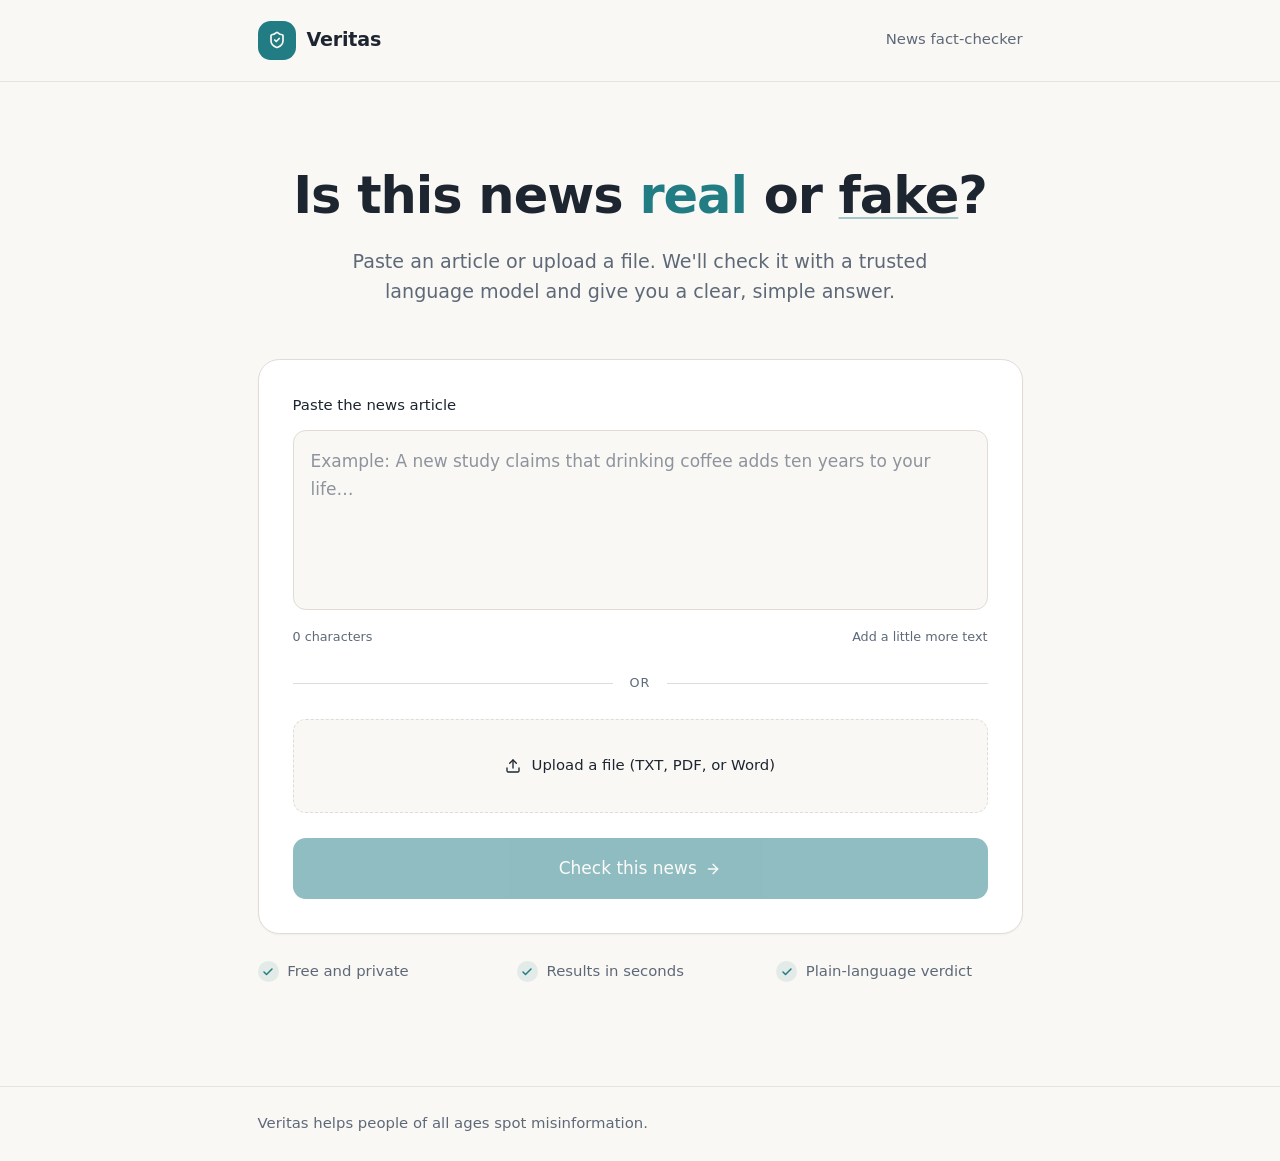
<file: index-2.html>
<!doctype html>
<html lang="en">
<head>
<meta charset="UTF-8" />
<meta name="viewport" content="width=device-width, initial-scale=1.0" />
<title>Veritas — News fact-checker</title>
<meta name="description" content="Paste an article or upload a file. Veritas gives a clear, simple verdict on whether news is real or fake." />
<link rel="stylesheet" href="styles.css" />
</head>
<body>

<header class="site-header">
  <div class="container header-inner">
    <div class="brand">
      <div class="brand-mark" aria-hidden="true">
        <svg xmlns="http://www.w3.org/2000/svg" width="18" height="18" viewBox="0 0 24 24" fill="none" stroke="currentColor" stroke-width="2.25" stroke-linecap="round" stroke-linejoin="round"><path d="M20 13c0 5-3.5 7.5-7.66 8.95a1 1 0 0 1-.67-.01C7.5 20.5 4 18 4 13V6a1 1 0 0 1 1-1c2 0 4.5-1.2 6.24-2.72a1.17 1.17 0 0 1 1.52 0C14.51 3.81 17 5 19 5a1 1 0 0 1 1 1z"/><path d="m9 12 2 2 4-4"/></svg>
      </div>
      <span class="brand-name">Veritas</span>
    </div>
    <span class="muted small">News fact-checker</span>
  </div>
</header>

<section class="container hero">
  <div class="hero-text">
    <h1>Is this news <span class="accent">real</span> or <span class="underline-accent">fake</span>?</h1>
    <p class="lede muted">
      Paste an article or upload a file. We'll check it with a trusted
      language model and give you a clear, simple answer.
    </p>
  </div>

  <form id="form" class="form">
    <div class="card">
      <label for="article" class="label">Paste the news article</label>
      <textarea id="article"
        placeholder="Example: A new study claims that drinking coffee adds ten years to your life…"></textarea>
      <div class="row meta">
        <span><span id="charCount">0</span> characters</span>
        <span id="charHint">Add a little more text</span>
      </div>

      <div class="divider">
        <span class="line"></span><span class="divider-label">or</span><span class="line"></span>
      </div>

      <div id="dropzone" class="dropzone">
        <button id="uploadBtn" type="button" class="upload-btn focus-ring">
          <svg xmlns="http://www.w3.org/2000/svg" width="16" height="16" viewBox="0 0 24 24" fill="none" stroke="currentColor" stroke-width="2" stroke-linecap="round" stroke-linejoin="round"><path d="M21 15v4a2 2 0 0 1-2 2H5a2 2 0 0 1-2-2v-4"/><polyline points="17 8 12 3 7 8"/><line x1="12" y1="3" x2="12" y2="15"/></svg>
          Upload a file (TXT, PDF, or Word)
        </button>
        <div id="fileInfo" class="file-info hidden"></div>
        <input id="fileInput" type="file" accept=".txt,.pdf,.doc,.docx" class="hidden" />
      </div>

      <button id="submitBtn" type="submit" class="submit-btn focus-ring" disabled>
        <span id="btnContent" class="btn-content">
          Check this news
          <svg xmlns="http://www.w3.org/2000/svg" width="16" height="16" viewBox="0 0 24 24" fill="none" stroke="currentColor" stroke-width="2" stroke-linecap="round" stroke-linejoin="round"><line x1="5" y1="12" x2="19" y2="12"/><polyline points="12 5 19 12 12 19"/></svg>
        </span>
      </button>
    </div>

    <ul class="reassure">
      <li><span class="check"><svg xmlns="http://www.w3.org/2000/svg" width="12" height="12" viewBox="0 0 24 24" fill="none" stroke="currentColor" stroke-width="3" stroke-linecap="round" stroke-linejoin="round"><polyline points="20 6 9 17 4 12"/></svg></span>Free and private</li>
      <li><span class="check"><svg xmlns="http://www.w3.org/2000/svg" width="12" height="12" viewBox="0 0 24 24" fill="none" stroke="currentColor" stroke-width="3" stroke-linecap="round" stroke-linejoin="round"><polyline points="20 6 9 17 4 12"/></svg></span>Results in seconds</li>
      <li><span class="check"><svg xmlns="http://www.w3.org/2000/svg" width="12" height="12" viewBox="0 0 24 24" fill="none" stroke="currentColor" stroke-width="3" stroke-linecap="round" stroke-linejoin="round"><polyline points="20 6 9 17 4 12"/></svg></span>Plain-language verdict</li>
    </ul>
  </form>
</section>

<footer class="site-footer">
  <div class="container muted small">Veritas helps people of all ages spot misinformation.</div>
</footer>

<div id="toastHost" class="toast-host"></div>

<script src="script.js"></script>
</body>
</html>
</file>
<file: styles.css>
/* Veritas — age-friendly minimal design system */
:root {
  --background: hsl(36 30% 97%);
  --foreground: hsl(215 25% 15%);
  --card: hsl(0 0% 100%);
  --primary: hsl(184 60% 32%);
  --primary-foreground: hsl(36 30% 97%);
  --secondary: hsl(36 20% 92%);
  --muted-fg: hsl(215 12% 42%);
  --border: hsl(30 15% 86%);
  --destructive: hsl(4 70% 48%);
  --radius: 0.75rem;
}

* { box-sizing: border-box; }
html { font-size: 17px; }
body {
  margin: 0;
  background: var(--background);
  color: var(--foreground);
  font-family: ui-sans-serif, system-ui, -apple-system, "Segoe UI", Roboto, "Helvetica Neue", Arial, sans-serif;
  line-height: 1.6;
  -webkit-font-smoothing: antialiased;
  min-height: 100vh;
}
::selection { background: hsl(184 60% 32% / 0.18); }

.container { max-width: 48rem; margin: 0 auto; padding: 0 1.5rem; }
.muted { color: var(--muted-fg); }
.small { font-size: 0.875rem; }
.hidden { display: none !important; }
.accent { color: var(--primary); }
.underline-accent {
  text-decoration: underline;
  text-decoration-color: hsl(184 60% 32% / 0.4);
  text-decoration-thickness: 2px;
  text-underline-offset: 4px;
}

.focus-ring:focus-visible {
  outline: none;
  box-shadow: 0 0 0 2px var(--background), 0 0 0 4px var(--primary);
}

/* Header */
.site-header { border-bottom: 1px solid hsl(30 15% 86% / 0.7); }
.header-inner {
  display: flex; align-items: center; justify-content: space-between;
  padding-top: 1.25rem; padding-bottom: 1.25rem;
}
.brand { display: flex; align-items: center; gap: 0.625rem; }
.brand-mark {
  display: grid; place-items: center;
  height: 2.25rem; width: 2.25rem; border-radius: var(--radius);
  background: var(--primary); color: var(--primary-foreground);
}
.brand-name { font-size: 1.125rem; font-weight: 600; letter-spacing: -0.01em; }

/* Hero */
.hero { padding: 3.5rem 1.5rem; }
@media (min-width: 768px) { .hero { padding: 5rem 1.5rem; } }
.hero-text { text-align: center; }
.hero-text h1 {
  margin: 0; font-size: 2.25rem; font-weight: 600;
  line-height: 1.15; letter-spacing: -0.02em; text-wrap: balance;
}
@media (min-width: 768px) { .hero-text h1 { font-size: 3rem; } }
.lede {
  margin: 1.25rem auto 0; max-width: 36rem;
  font-size: 1rem; text-wrap: pretty;
}
@media (min-width: 768px) { .lede { font-size: 1.125rem; } }

/* Form */
.form { margin-top: 3rem; }
.card {
  background: var(--card);
  border: 1px solid var(--border);
  border-radius: 1.25rem;
  padding: 1.5rem;
  box-shadow: 0 1px 2px rgb(0 0 0 / 0.04);
}
@media (min-width: 768px) { .card { padding: 2rem; } }

.label { display: block; font-size: 0.875rem; font-weight: 500; }
textarea {
  margin-top: 0.75rem;
  width: 100%; min-height: 180px; resize: none;
  padding: 1rem; font: inherit; font-size: 1rem; line-height: 1.6;
  background: var(--background); color: var(--foreground);
  border: 1px solid var(--border); border-radius: var(--radius);
}
textarea::placeholder { color: hsl(215 12% 42% / 0.7); }
textarea:focus-visible {
  outline: none; border-color: var(--primary);
  box-shadow: 0 0 0 2px var(--primary);
}

.row { display: flex; align-items: center; justify-content: space-between; }
.meta { margin-top: 0.5rem; font-size: 0.75rem; color: var(--muted-fg); }
.meta .accent-text { color: var(--primary); }

.divider {
  display: flex; align-items: center; gap: 1rem;
  margin: 1.5rem 0; font-size: 0.75rem; text-transform: uppercase;
  letter-spacing: 0.08em; color: var(--muted-fg);
}
.line { flex: 1; height: 1px; background: var(--border); }

/* Dropzone */
.dropzone {
  border: 1px dashed var(--border);
  background: var(--background);
  border-radius: var(--radius);
  padding: 1.25rem;
  transition: background-color .2s, border-color .2s;
}
.dropzone.drag {
  border-color: var(--primary);
  background: hsl(184 60% 32% / 0.05);
}
.upload-btn {
  display: flex; align-items: center; justify-content: center; gap: 0.625rem;
  width: 100%; padding: 0.75rem 0;
  background: transparent; border: 0; cursor: pointer;
  font: inherit; font-size: 0.875rem; color: var(--foreground);
  border-radius: 0.5rem;
}
.upload-btn:hover { color: var(--primary); }

.file-info { display: flex; align-items: center; justify-content: space-between; gap: 0.75rem; }
.file-info .file {
  display: flex; align-items: center; gap: 0.75rem; min-width: 0;
}
.file-icon {
  display: grid; place-items: center;
  height: 2.5rem; width: 2.5rem; flex-shrink: 0;
  border-radius: var(--radius); background: var(--secondary);
}
.file-meta { min-width: 0; }
.file-name {
  margin: 0; font-size: 0.875rem; font-weight: 500;
  white-space: nowrap; overflow: hidden; text-overflow: ellipsis;
}
.file-size { margin: 0; font-size: 0.75rem; color: var(--muted-fg); }
.icon-btn {
  background: transparent; border: 0; cursor: pointer;
  padding: 0.375rem; border-radius: 0.5rem; color: var(--muted-fg);
}
.icon-btn:hover { background: var(--secondary); color: var(--foreground); }

/* Submit */
.submit-btn {
  margin-top: 1.5rem;
  display: flex; align-items: center; justify-content: center; gap: 0.5rem;
  width: 100%; padding: 1rem 1.5rem;
  font: inherit; font-size: 1rem; font-weight: 500;
  background: var(--primary); color: var(--primary-foreground);
  border: 0; border-radius: var(--radius); cursor: pointer;
  transition: background-color .2s;
}
.submit-btn:hover:not(:disabled) { background: hsl(184 60% 28%); }
.submit-btn:disabled { opacity: 0.5; cursor: not-allowed; }
.btn-content { display: inline-flex; align-items: center; gap: 0.5rem; }

/* Reassurance */
.reassure {
  list-style: none; padding: 0; margin: 1.5rem 0 0;
  display: grid; gap: 0.75rem; font-size: 0.875rem; color: var(--muted-fg);
}
@media (min-width: 640px) { .reassure { grid-template-columns: repeat(3, 1fr); } }
.reassure li { display: flex; align-items: center; gap: 0.5rem; }
.check {
  display: grid; place-items: center;
  height: 1.25rem; width: 1.25rem; border-radius: 9999px;
  background: hsl(184 60% 32% / 0.1); color: var(--primary);
}

/* Footer */
.site-footer { border-top: 1px solid hsl(30 15% 86% / 0.7); margin-top: 1rem; }
.site-footer .container { padding-top: 1.5rem; padding-bottom: 1.5rem; }

/* Toasts */
.toast-host { position: fixed; right: 1rem; bottom: 1rem; display: flex; flex-direction: column; gap: 0.5rem; z-index: 50; }
.toast {
  max-width: 22rem;
  background: white; border: 1px solid var(--border);
  border-radius: var(--radius); padding: 0.9rem 1rem;
  box-shadow: 0 10px 30px -10px rgb(0 0 0 / 0.15);
  transform: translateY(8px); opacity: 0; transition: all .25s ease;
}
.toast.show { transform: translateY(0); opacity: 1; }
.toast.destructive { border-color: hsl(4 70% 48% / 0.4); }
.toast .t-title { font-size: 0.875rem; font-weight: 500; }
.toast .t-desc { font-size: 0.875rem; color: var(--muted-fg); }

/* Spinner */
.spin { animation: spin 1s linear infinite; }
@keyframes spin { to { transform: rotate(360deg); } }
</file>
